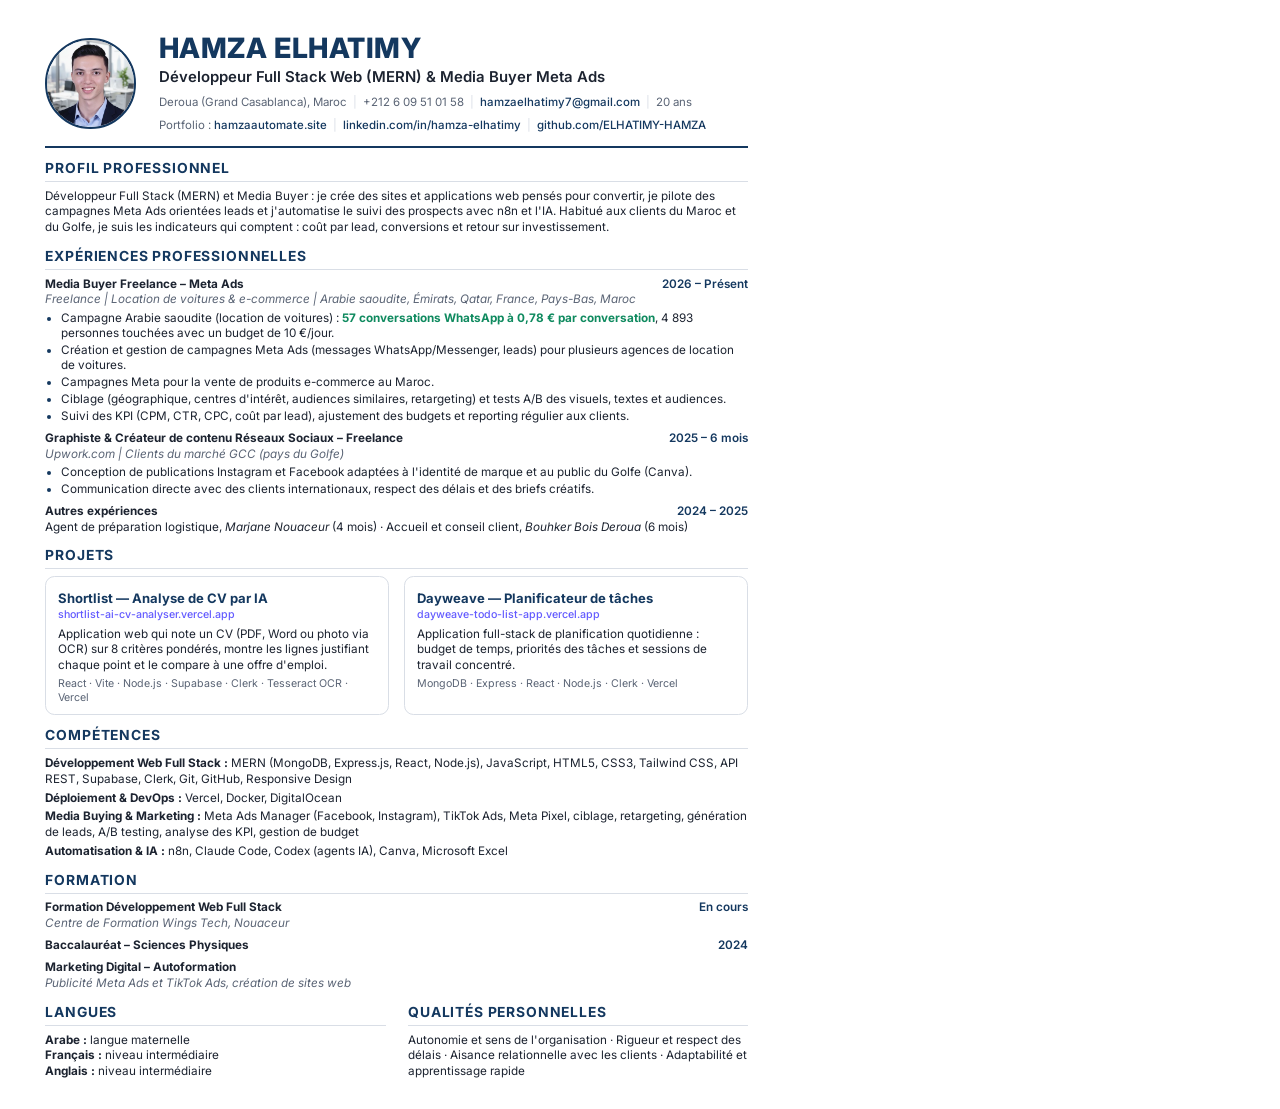
<file: cv/cv-fr.html>
<!doctype html>
<!--
  CV source — Hamza Elhatimy (FR). Edit this file, then rebuild the PDF and
  preview image with:  bash cv/build.sh
  Outputs: public/cv-hamza-elhatimy.pdf and public/cv-preview.webp
-->
<html lang="fr">
<head>
<meta charset="utf-8" />
<title>CV Hamza Elhatimy — Développeur Full Stack & Media Buyer</title>
<link rel="preconnect" href="https://fonts.googleapis.com" />
<link rel="preconnect" href="https://fonts.gstatic.com" crossorigin />
<link href="https://fonts.googleapis.com/css2?family=Inter:wght@400;500;600;700;800&display=swap" rel="stylesheet" />
<style>
  @page { size: A4; margin: 0; }
  :root {
    --navy: #14385f;
    --ink: #1c2330;
    --muted: #5a6475;
    --line: #d9dee6;
    --accent: #635bff;
    --green: #0f8a5f;
  }
  * { box-sizing: border-box; margin: 0; padding: 0; }
  html, body { background: #fff; }
  body {
    width: 210mm;
    padding: 9mm 12mm 8mm;
    font-family: 'Inter', 'Segoe UI', Arial, sans-serif;
    font-size: 8.8pt;
    line-height: 1.32;
    color: var(--ink);
    -webkit-print-color-adjust: exact;
    print-color-adjust: exact;
  }
  a { color: inherit; text-decoration: none; }

  /* Header */
  header { display: flex; gap: 6mm; align-items: center; padding-bottom: 3.4mm; border-bottom: 2px solid var(--navy); }
  header img { width: 24mm; height: 24mm; border-radius: 50%; object-fit: cover; border: 2px solid var(--navy); }
  h1 { font-size: 21pt; font-weight: 800; letter-spacing: 0.02em; color: var(--navy); line-height: 1.05; }
  .role { margin-top: 1.2mm; font-size: 11.2pt; font-weight: 600; color: var(--ink); }
  .contact { margin-top: 2mm; color: var(--muted); font-size: 8.6pt; }
  .contact span + span::before { content: '|'; margin: 0 1.6mm; color: var(--line); }
  .contact a { color: var(--navy); font-weight: 500; }

  /* Sections */
  section { margin-top: 3mm; }
  h2 {
    font-size: 10.4pt; font-weight: 700; letter-spacing: 0.06em; text-transform: uppercase;
    color: var(--navy); padding-bottom: 1mm; margin-bottom: 1.8mm; border-bottom: 1px solid var(--line);
  }
  .summary { color: var(--ink); }

  .item + .item { margin-top: 1.8mm; }
  .item-head { display: flex; justify-content: space-between; gap: 4mm; font-weight: 700; }
  .item-head .date { font-weight: 600; color: var(--navy); white-space: nowrap; }
  .item-sub { font-style: italic; color: var(--muted); }
  .item-sub a { color: var(--navy); font-style: normal; font-weight: 500; }
  ul { margin-top: 0.8mm; padding-left: 4.2mm; }
  li { margin-top: 0.35mm; }
  li::marker { color: var(--navy); }
  strong { font-weight: 700; }
  .kpi { color: var(--green); font-weight: 700; }

  .projects { display: grid; grid-template-columns: 1fr 1fr; gap: 4mm; }
  .project { border: 1px solid var(--line); border-radius: 2.5mm; padding: 2.4mm 3mm; }
  .project .name { font-weight: 700; font-size: 9.8pt; color: var(--navy); }
  .project .url { font-size: 8pt; color: var(--accent); font-weight: 500; }
  .project p { margin-top: 1mm; }
  .stack { margin-top: 1.2mm; font-size: 8pt; color: var(--muted); }

  .skills p + p { margin-top: 0.9mm; }
  .skills strong { color: var(--ink); }

  .two-col { display: grid; grid-template-columns: 1fr 1fr; gap: 6mm; }
</style>
</head>
<body>
  <header>
    <img src="photo.jpg" alt="Hamza Elhatimy" />
    <div>
      <h1>HAMZA ELHATIMY</h1>
      <p class="role">Développeur Full Stack Web (MERN) &amp; Media Buyer Meta Ads</p>
      <p class="contact">
        <span>Deroua (Grand Casablanca), Maroc</span><span>+212 6 09 51 01 58</span><span><a href="mailto:hamzaelhatimy7@gmail.com">hamzaelhatimy7@gmail.com</a></span><span>20 ans</span>
      </p>
      <p class="contact">
        <span>Portfolio : <a href="https://hamzaautomate.site">hamzaautomate.site</a></span><span><a href="https://linkedin.com/in/hamza-elhatimy">linkedin.com/in/hamza-elhatimy</a></span><span><a href="https://github.com/ELHATIMY-HAMZA">github.com/ELHATIMY-HAMZA</a></span>
      </p>
    </div>
  </header>

  <section>
    <h2>Profil professionnel</h2>
    <p class="summary">
      Développeur Full Stack (MERN) et Media Buyer : je crée des sites et applications web pensés pour convertir, je pilote des
      campagnes Meta Ads orientées leads et j'automatise le suivi des prospects avec n8n et l'IA. Habitué aux clients du Maroc
      et du Golfe, je suis les indicateurs qui comptent : coût par lead, conversions et retour sur investissement.
    </p>
  </section>

  <section>
    <h2>Expériences professionnelles</h2>

    <div class="item">
      <div class="item-head"><span>Media Buyer Freelance – Meta Ads</span><span class="date">2026 – Présent</span></div>
      <p class="item-sub">Freelance | Location de voitures &amp; e-commerce | Arabie saoudite, Émirats, Qatar, France, Pays-Bas, Maroc</p>
      <ul>
        <li>Campagne Arabie saoudite (location de voitures) : <span class="kpi">57 conversations WhatsApp à 0,78 € par conversation</span>, 4 893 personnes touchées avec un budget de 10 €/jour.</li>
        <li>Création et gestion de campagnes Meta Ads (messages WhatsApp/Messenger, leads) pour plusieurs agences de location de voitures.</li>
        <li>Campagnes Meta pour la vente de produits e-commerce au Maroc.</li>
        <li>Ciblage (géographique, centres d'intérêt, audiences similaires, retargeting) et tests A/B des visuels, textes et audiences.</li>
        <li>Suivi des KPI (CPM, CTR, CPC, coût par lead), ajustement des budgets et reporting régulier aux clients.</li>
      </ul>
    </div>

    <div class="item">
      <div class="item-head"><span>Graphiste &amp; Créateur de contenu Réseaux Sociaux – Freelance</span><span class="date">2025 – 6 mois</span></div>
      <p class="item-sub">Upwork.com | Clients du marché GCC (pays du Golfe)</p>
      <ul>
        <li>Conception de publications Instagram et Facebook adaptées à l'identité de marque et au public du Golfe (Canva).</li>
        <li>Communication directe avec des clients internationaux, respect des délais et des briefs créatifs.</li>
      </ul>
    </div>

    <div class="item">
      <div class="item-head"><span>Autres expériences</span><span class="date">2024 – 2025</span></div>
      <p>Agent de préparation logistique, <em>Marjane Nouaceur</em> (4 mois) · Accueil et conseil client, <em>Bouhker Bois Deroua</em> (6 mois)</p>
    </div>
  </section>

  <section>
    <h2>Projets</h2>
    <div class="projects">
      <div class="project">
        <p class="name">Shortlist — Analyse de CV par IA</p>
        <a class="url" href="https://shortlist-ai-cv-analyser.vercel.app/">shortlist-ai-cv-analyser.vercel.app</a>
        <p>Application web qui note un CV (PDF, Word ou photo via OCR) sur 8 critères pondérés, montre les lignes justifiant chaque point et le compare à une offre d'emploi.</p>
        <p class="stack">React · Vite · Node.js · Supabase · Clerk · Tesseract OCR · Vercel</p>
      </div>
      <div class="project">
        <p class="name">Dayweave — Planificateur de tâches</p>
        <a class="url" href="https://dayweave-todo-list-app.vercel.app/">dayweave-todo-list-app.vercel.app</a>
        <p>Application full-stack de planification quotidienne : budget de temps, priorités des tâches et sessions de travail concentré.</p>
        <p class="stack">MongoDB · Express · React · Node.js · Clerk · Vercel</p>
      </div>
    </div>
  </section>

  <section class="skills">
    <h2>Compétences</h2>
    <p><strong>Développement Web Full Stack :</strong> MERN (MongoDB, Express.js, React, Node.js), JavaScript, HTML5, CSS3, Tailwind CSS, API REST, Supabase, Clerk, Git, GitHub, Responsive Design</p>
    <p><strong>Déploiement &amp; DevOps :</strong> Vercel, Docker, DigitalOcean</p>
    <p><strong>Media Buying &amp; Marketing :</strong> Meta Ads Manager (Facebook, Instagram), TikTok Ads, Meta Pixel, ciblage, retargeting, génération de leads, A/B testing, analyse des KPI, gestion de budget</p>
    <p><strong>Automatisation &amp; IA :</strong> n8n, Claude Code, Codex (agents IA), Canva, Microsoft Excel</p>
  </section>

  <section>
    <h2>Formation</h2>
    <div class="item">
      <div class="item-head"><span>Formation Développement Web Full Stack</span><span class="date">En cours</span></div>
      <p class="item-sub">Centre de Formation Wings Tech, Nouaceur</p>
    </div>
    <div class="item">
      <div class="item-head"><span>Baccalauréat – Sciences Physiques</span><span class="date">2024</span></div>
    </div>
    <div class="item">
      <div class="item-head"><span>Marketing Digital – Autoformation</span><span class="date"></span></div>
      <p class="item-sub">Publicité Meta Ads et TikTok Ads, création de sites web</p>
    </div>
  </section>

  <section class="two-col">
    <div>
      <h2>Langues</h2>
      <p><strong>Arabe :</strong> langue maternelle</p>
      <p><strong>Français :</strong> niveau intermédiaire</p>
      <p><strong>Anglais :</strong> niveau intermédiaire</p>
    </div>
    <div>
      <h2>Qualités personnelles</h2>
      <p>Autonomie et sens de l'organisation · Rigueur et respect des délais · Aisance relationnelle avec les clients · Adaptabilité et apprentissage rapide</p>
    </div>
  </section>
</body>
</html>
</file>
